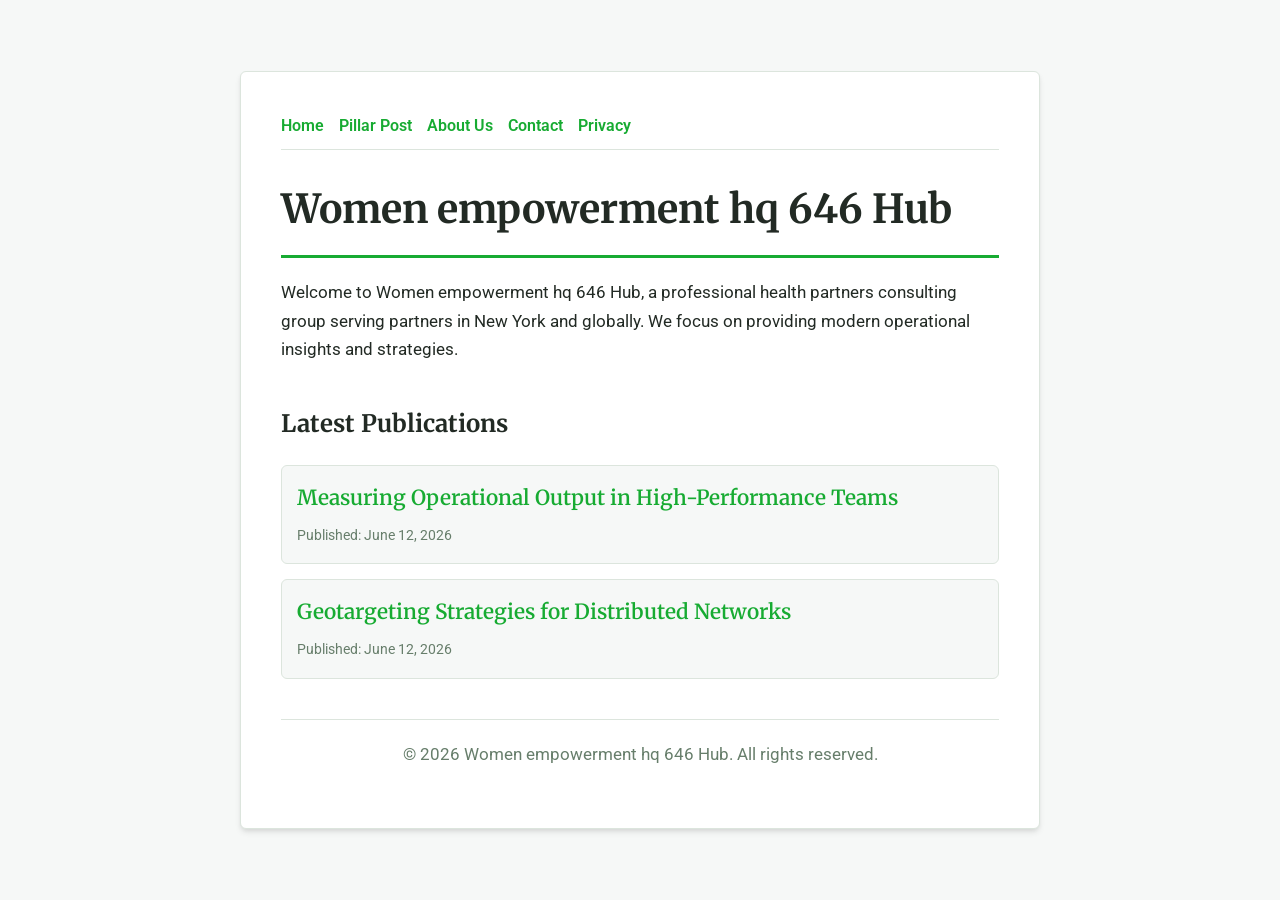
<file: index.html>
<!DOCTYPE html>
<html lang="en">
<head>
    <meta charset="UTF-8">
    <meta name="viewport" content="width=device-width, initial-scale=1.0">
    <title>Women empowerment hq 646 Hub | Health Partners - New York</title>
    <meta name="description" content="Welcome to Women empowerment hq 646 Hub, a professional health partners consulting group serving partners in New York and globally. We focus on providing modern operational insights and strategies.">
    <meta name="geo.region" content="US-NY" />
    <meta name="geo.placename" content="New York" />
    <meta name="geo.position" content="40.7128;-74.006" />
    <meta name="ICBM" content="40.7128, -74.006" />
    <link rel="stylesheet" href="style.css">
    <script type="application/ld+json">
{
  "@context": "https://schema.org",
  "@type": "LocalBusiness",
  "name": "Women empowerment hq 646 Hub",
  "url": "https://women-empowerment-hq-646.github.io",
  "telephone": "+1-212-555-0166",
  "address": {
    "@type": "PostalAddress",
    "addressLocality": "New York",
    "addressRegion": "NY",
    "postalCode": "10001",
    "addressCountry": "US"
  },
  "geo": {
    "@type": "GeoCoordinates",
    "latitude": 40.7128,
    "longitude": -74.006
  }
}
</script>
</head>
<body>
    
        <div class="container" style="max-width: 800px;">
            <nav style="display: flex; gap: 15px; margin-bottom: 25px; border-bottom: 1px solid var(--border-color); padding-bottom: 10px; overflow-x: auto; flex-wrap: wrap;">
            <a href="index.html">Home</a>
            <a href="measuring-operational-output-in-high-performance-teams.html">Pillar Post</a>
            <a href="about.html">About Us</a>
            <a href="contact.html">Contact</a>
            <a href="privacy.html">Privacy</a>
        </nav>
            <h1>Women empowerment hq 646 Hub</h1>
            <p>Welcome to Women empowerment hq 646 Hub, a professional health partners consulting group serving partners in New York and globally. We focus on providing modern operational insights and strategies.</p>
            <h2 style="margin-top: 40px;">Latest Publications</h2>
            <ul style="list-style-type: none; padding-left: 0;">
                <li style="background: var(--bg-color); padding: 15px; border-radius: var(--border-radius); border: 1px solid var(--border-color); margin-bottom: 15px;">
                <h3 style="margin-bottom: 5px; font-size: 1.3rem;"><a href="measuring-operational-output-in-high-performance-teams.html">Measuring Operational Output in High-Performance Teams</a></h3>
                <span style="font-size:0.85rem; color: var(--muted-text)">Published: June 12, 2026</span>
            </li>
<li style="background: var(--bg-color); padding: 15px; border-radius: var(--border-radius); border: 1px solid var(--border-color); margin-bottom: 15px;">
                <h3 style="margin-bottom: 5px; font-size: 1.3rem;"><a href="geotargeting-strategies-for-distributed-networks.html">Geotargeting Strategies for Distributed Networks</a></h3>
                <span style="font-size:0.85rem; color: var(--muted-text)">Published: June 12, 2026</span>
            </li>

            </ul>
            <footer>
                <p>&copy; 2026 Women empowerment hq 646 Hub. All rights reserved.</p>
            </footer>
        </div>
        
</body>
</html>
</file>
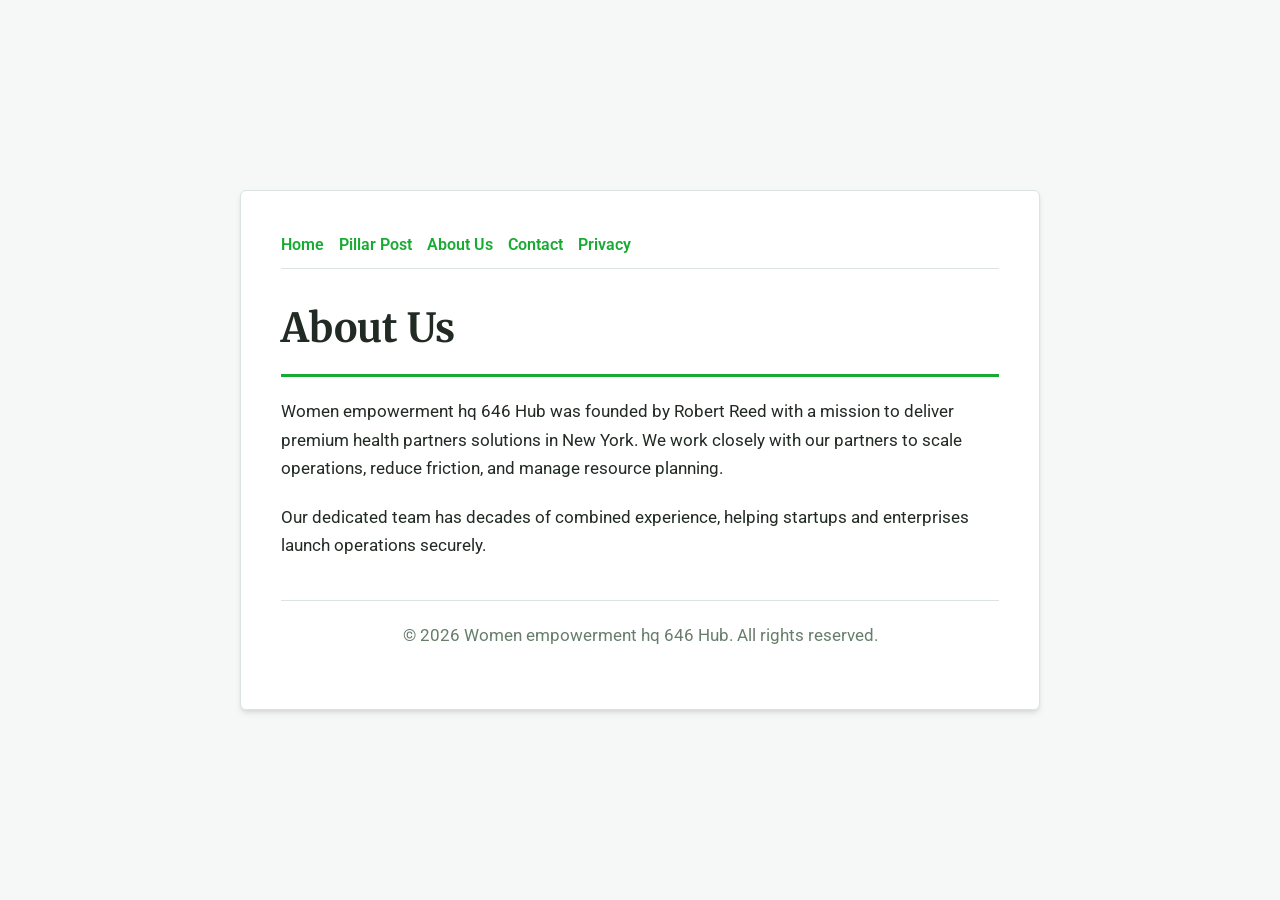
<file: about.html>
<!DOCTYPE html>
<html lang="en">
<head>
    <meta charset="UTF-8">
    <meta name="viewport" content="width=device-width, initial-scale=1.0">
    <title>About Us | Women empowerment hq 646 Hub</title>
    <meta name="description" content="Women empowerment hq 646 Hub was founded by Robert Reed with a mission to deliver premium health partners solutions in New York. We work closely with our partners to scale operations, reduce friction, and manage resource planning.">
    <meta name="geo.region" content="US-NY" />
    <meta name="geo.placename" content="New York" />
    <meta name="geo.position" content="40.7128;-74.006" />
    <meta name="ICBM" content="40.7128, -74.006" />
    <link rel="stylesheet" href="style.css">
</head>
<body>
    
        <div class="container" style="max-width: 800px;">
            <nav style="display: flex; gap: 15px; margin-bottom: 25px; border-bottom: 1px solid var(--border-color); padding-bottom: 10px; overflow-x: auto; flex-wrap: wrap;">
            <a href="index.html">Home</a>
            <a href="measuring-operational-output-in-high-performance-teams.html">Pillar Post</a>
            <a href="about.html">About Us</a>
            <a href="contact.html">Contact</a>
            <a href="privacy.html">Privacy</a>
        </nav>
            <h1>About Us</h1>
            <p>Women empowerment hq 646 Hub was founded by Robert Reed with a mission to deliver premium health partners solutions in New York. We work closely with our partners to scale operations, reduce friction, and manage resource planning.</p>
            <p>Our dedicated team has decades of combined experience, helping startups and enterprises launch operations securely.</p>
            <footer>
                <p>&copy; 2026 Women empowerment hq 646 Hub. All rights reserved.</p>
            </footer>
        </div>
        
</body>
</html>
</file>
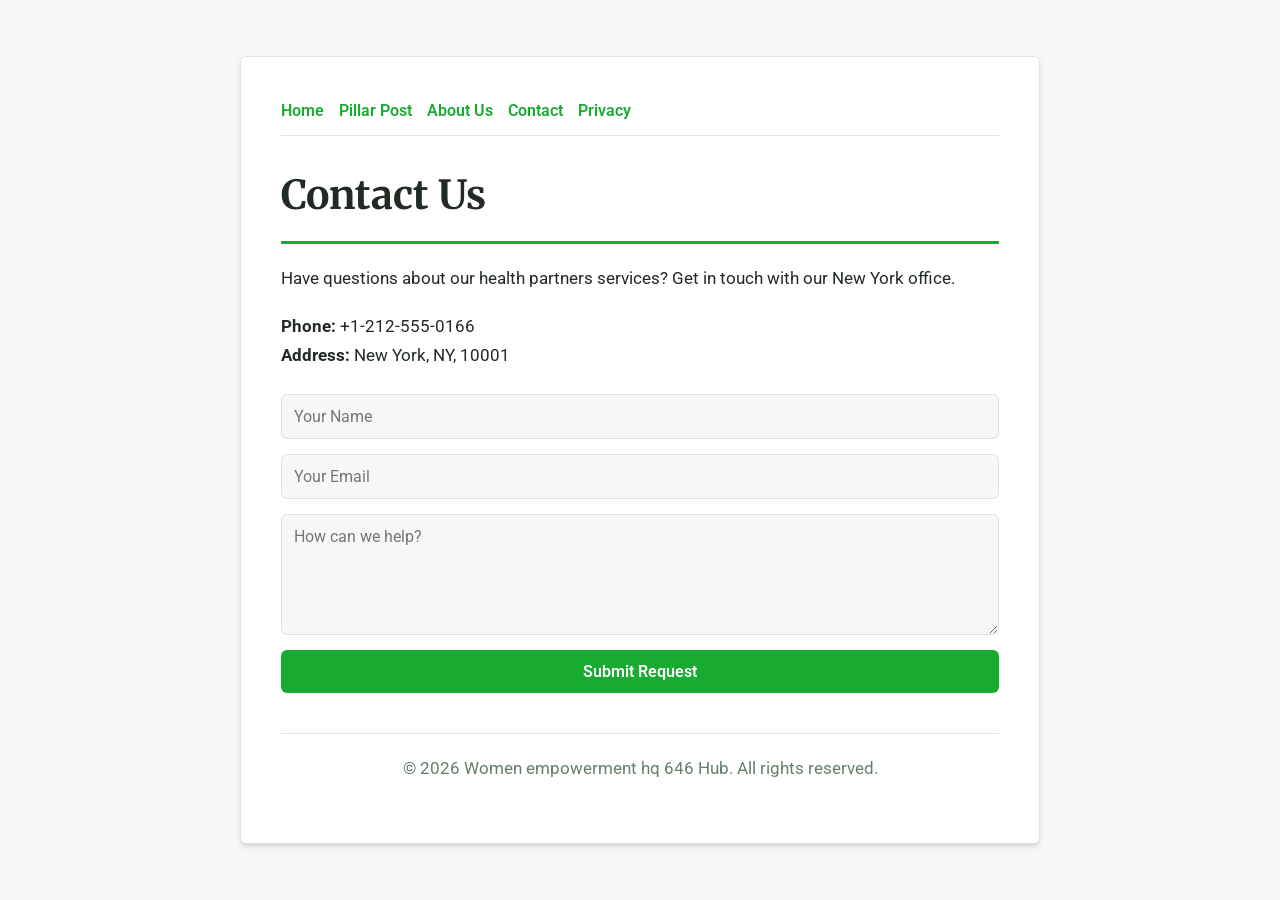
<file: contact.html>
<!DOCTYPE html>
<html lang="en">
<head>
    <meta charset="UTF-8">
    <meta name="viewport" content="width=device-width, initial-scale=1.0">
    <title>Contact Us | Women empowerment hq 646 Hub</title>
    <meta name="description" content="Have questions about our health partners services? Get in touch with our New York office.">
    <meta name="geo.region" content="US-NY" />
    <meta name="geo.placename" content="New York" />
    <meta name="geo.position" content="40.7128;-74.006" />
    <meta name="ICBM" content="40.7128, -74.006" />
    <link rel="stylesheet" href="style.css">
</head>
<body>
    
        <div class="container" style="max-width: 800px;">
            <nav style="display: flex; gap: 15px; margin-bottom: 25px; border-bottom: 1px solid var(--border-color); padding-bottom: 10px; overflow-x: auto; flex-wrap: wrap;">
            <a href="index.html">Home</a>
            <a href="measuring-operational-output-in-high-performance-teams.html">Pillar Post</a>
            <a href="about.html">About Us</a>
            <a href="contact.html">Contact</a>
            <a href="privacy.html">Privacy</a>
        </nav>
            <h1>Contact Us</h1>
            <p>Have questions about our health partners services? Get in touch with our New York office.</p>
            <p><strong>Phone:</strong> +1-212-555-0166<br><strong>Address:</strong> New York, NY, 10001</p>
            <form action="https://formspree.io/f/placeholder" method="POST">
                <input type="text" name="name" placeholder="Your Name" required>
                <input type="email" name="email" placeholder="Your Email" required>
                <textarea name="message" placeholder="How can we help?" rows="5" required></textarea>
                <button type="submit">Submit Request</button>
            </form>
            <footer>
                <p>&copy; 2026 Women empowerment hq 646 Hub. All rights reserved.</p>
            </footer>
        </div>
        
</body>
</html>
</file>
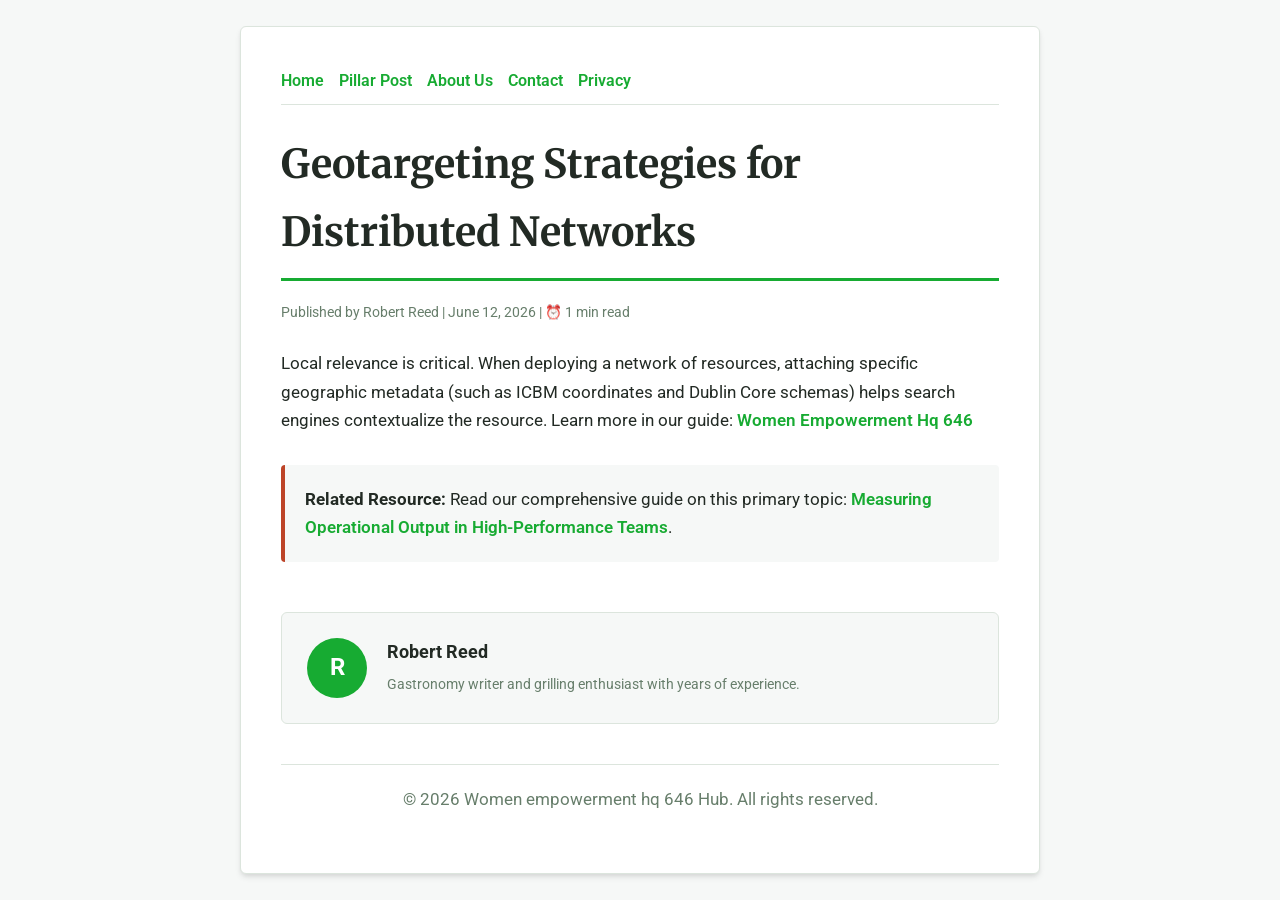
<file: geotargeting-strategies-for-distributed-networks.html>
<!DOCTYPE html>
<html lang="en">
<head>
    <meta charset="UTF-8">
    <meta name="viewport" content="width=device-width, initial-scale=1.0">
    <title>Geotargeting Strategies for Distributed Networks - Women empowerment hq 646 Hub</title>
    <meta name="description" content="Geotargeting Strategies for Distributed Networks">
    <meta name="geo.region" content="US-NY" />
    <meta name="geo.placename" content="New York" />
    <meta name="geo.position" content="40.7128;-74.006" />
    <meta name="ICBM" content="40.7128, -74.006" />
    <link rel="stylesheet" href="style.css">
</head>
<body>
    
            <div class="container" style="max-width: 800px;">
                <nav style="display: flex; gap: 15px; margin-bottom: 25px; border-bottom: 1px solid var(--border-color); padding-bottom: 10px; overflow-x: auto; flex-wrap: wrap;">
            <a href="index.html">Home</a>
            <a href="measuring-operational-output-in-high-performance-teams.html">Pillar Post</a>
            <a href="about.html">About Us</a>
            <a href="contact.html">Contact</a>
            <a href="privacy.html">Privacy</a>
        </nav>
                <h1>Geotargeting Strategies for Distributed Networks</h1>
                <div style="font-size:0.85rem; color: var(--muted-text); margin-bottom: 25px;">
                    Published by Robert Reed | June 12, 2026 | ⏰ 1 min read
                </div>
                <article style="margin-top: 20px;">
                    <p>Local relevance is critical. When deploying a network of resources, attaching specific geographic metadata (such as ICBM coordinates and Dublin Core schemas) helps search engines contextualize the resource. Learn more in our guide: <a href="https://dwnldfullmovie-create.github.io/women-empowerment-advisor-828/effective-project-management-and-operational-efficiency.html">Women Empowerment Hq 646</a></p>
                    <div class="link-resource" style="margin-top: 30px; padding: 20px; border-left: 4px solid var(--accent-color); background: var(--bg-color); border-radius: 4px;"><p style="margin: 0;"><strong>Related Resource:</strong> Read our comprehensive guide on this primary topic: <a href="measuring-operational-output-in-high-performance-teams.html">Measuring Operational Output in High-Performance Teams</a>.</p></div>
                </article>
                
            <div class="author-box" style="margin-top: 50px; padding: 25px; background: var(--bg-color); border: 1px solid var(--border-color); border-radius: var(--border-radius); display: flex; gap: 20px; align-items: center;">
                <div style="width: 60px; height: 60px; border-radius: 50%; background: var(--primary-color); display: flex; align-items: center; justify-content: center; color: white; font-weight: bold; font-size: 1.5rem;">R</div>
                <div>
                    <h4 style="margin-bottom: 5px; font-weight: bold; font-size: 1.1rem;">Robert Reed</h4>
                    <p style="margin: 0; font-size: 0.9rem; color: var(--muted-text);">Gastronomy writer and grilling enthusiast with years of experience.</p>
                </div>
            </div>
            
                <footer>
                    <p>&copy; 2026 Women empowerment hq 646 Hub. All rights reserved.</p>
                </footer>
            </div>
            
</body>
</html>
</file>
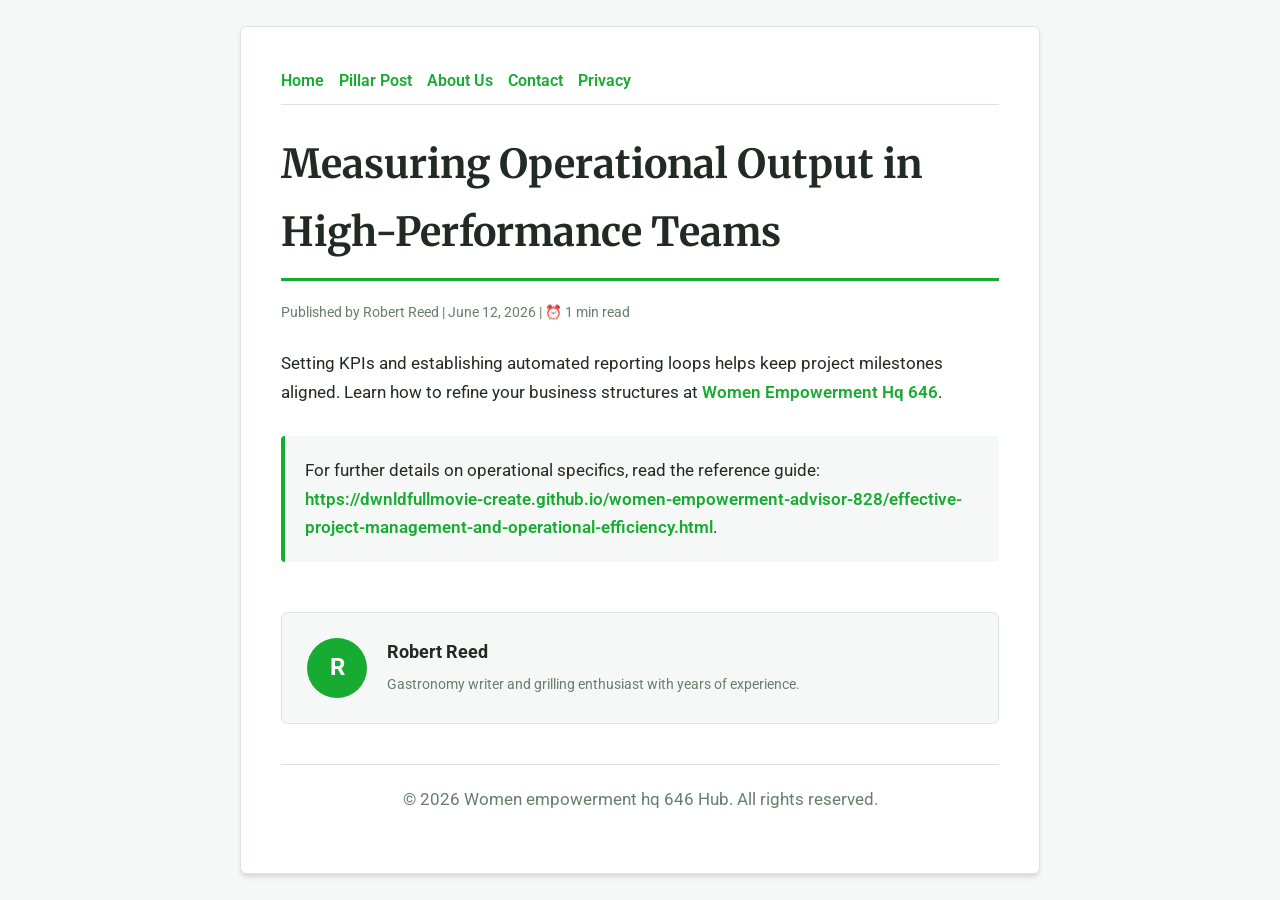
<file: measuring-operational-output-in-high-performance-teams.html>
<!DOCTYPE html>
<html lang="en">
<head>
    <meta charset="UTF-8">
    <meta name="viewport" content="width=device-width, initial-scale=1.0">
    <title>Measuring Operational Output in High-Performance Teams - Women empowerment hq 646 Hub</title>
    <meta name="description" content="Measuring Operational Output in High-Performance Teams">
    <meta name="geo.region" content="US-NY" />
    <meta name="geo.placename" content="New York" />
    <meta name="geo.position" content="40.7128;-74.006" />
    <meta name="ICBM" content="40.7128, -74.006" />
    <link rel="stylesheet" href="style.css">
</head>
<body>
    
            <div class="container" style="max-width: 800px;">
                <nav style="display: flex; gap: 15px; margin-bottom: 25px; border-bottom: 1px solid var(--border-color); padding-bottom: 10px; overflow-x: auto; flex-wrap: wrap;">
            <a href="index.html">Home</a>
            <a href="measuring-operational-output-in-high-performance-teams.html">Pillar Post</a>
            <a href="about.html">About Us</a>
            <a href="contact.html">Contact</a>
            <a href="privacy.html">Privacy</a>
        </nav>
                <h1>Measuring Operational Output in High-Performance Teams</h1>
                <div style="font-size:0.85rem; color: var(--muted-text); margin-bottom: 25px;">
                    Published by Robert Reed | June 12, 2026 | ⏰ 1 min read
                </div>
                <article style="margin-top: 20px;">
                    <p>Setting KPIs and establishing automated reporting loops helps keep project milestones aligned. Learn how to refine your business structures at <a href="https://dwnldfullmovie-create.github.io/women-empowerment-advisor-828/effective-project-management-and-operational-efficiency.html">Women Empowerment Hq 646</a>.</p>
                    <div class="link-resource" style="margin-top: 30px; padding: 20px; border-left: 4px solid var(--primary-color); background: var(--bg-color); border-radius: 4px;"><p style="margin: 0;">For further details on operational specifics, read the reference guide: <strong><a href="https://dwnldfullmovie-create.github.io/women-empowerment-advisor-828/effective-project-management-and-operational-efficiency.html">https://dwnldfullmovie-create.github.io/women-empowerment-advisor-828/effective-project-management-and-operational-efficiency.html</a></strong>.</p></div>
                </article>
                
            <div class="author-box" style="margin-top: 50px; padding: 25px; background: var(--bg-color); border: 1px solid var(--border-color); border-radius: var(--border-radius); display: flex; gap: 20px; align-items: center;">
                <div style="width: 60px; height: 60px; border-radius: 50%; background: var(--primary-color); display: flex; align-items: center; justify-content: center; color: white; font-weight: bold; font-size: 1.5rem;">R</div>
                <div>
                    <h4 style="margin-bottom: 5px; font-weight: bold; font-size: 1.1rem;">Robert Reed</h4>
                    <p style="margin: 0; font-size: 0.9rem; color: var(--muted-text);">Gastronomy writer and grilling enthusiast with years of experience.</p>
                </div>
            </div>
            
                <footer>
                    <p>&copy; 2026 Women empowerment hq 646 Hub. All rights reserved.</p>
                </footer>
            </div>
            
</body>
</html>
</file>
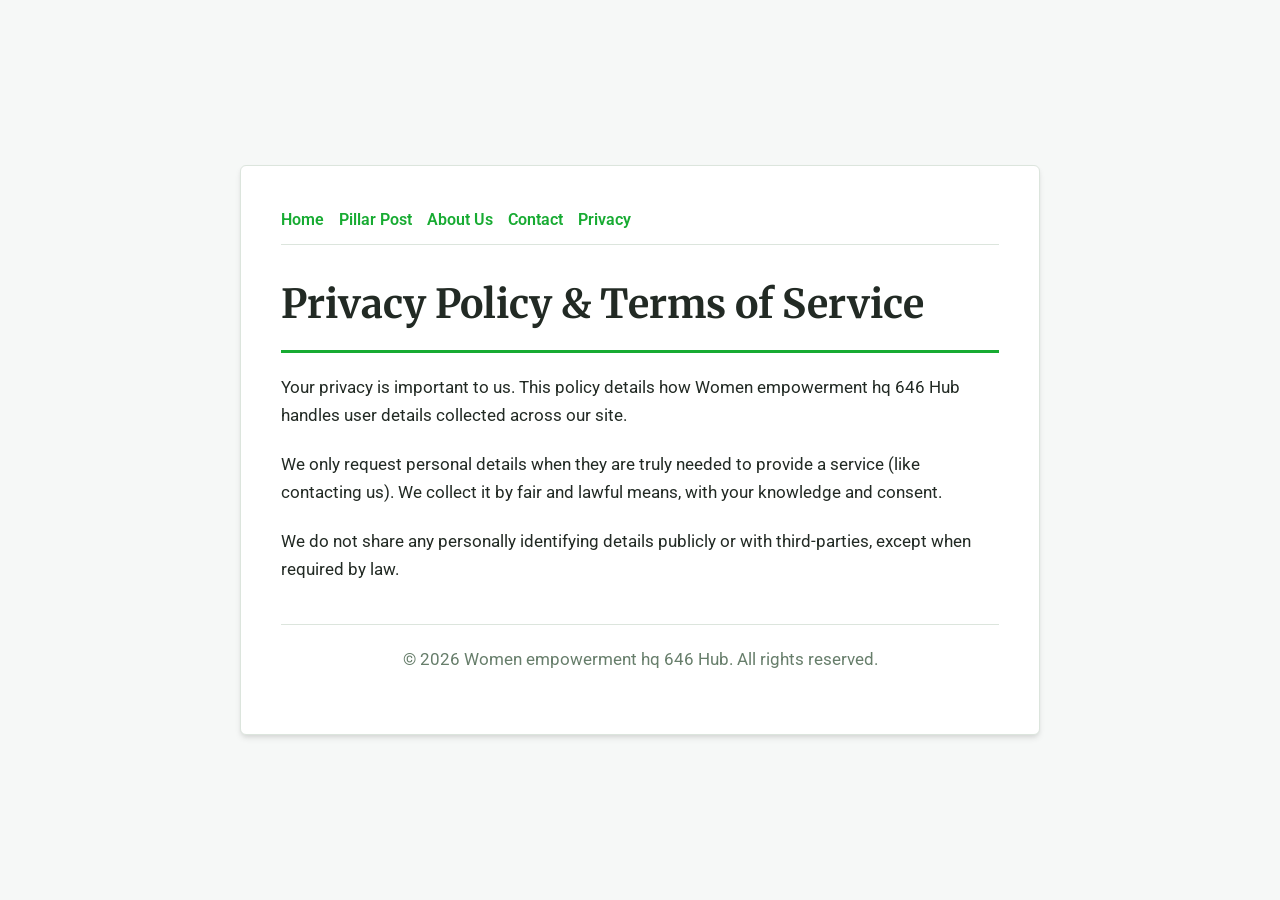
<file: privacy.html>
<!DOCTYPE html>
<html lang="en">
<head>
    <meta charset="UTF-8">
    <meta name="viewport" content="width=device-width, initial-scale=1.0">
    <title>Privacy Policy & Terms of Service - Women empowerment hq 646 Hub</title>
    <meta name="description" content="Your privacy is important to us. This policy details how Women empowerment hq 646 Hub handles user details collected across our site.">
    <meta name="geo.region" content="US-NY" />
    <meta name="geo.placename" content="New York" />
    <meta name="geo.position" content="40.7128;-74.006" />
    <meta name="ICBM" content="40.7128, -74.006" />
    <link rel="stylesheet" href="style.css">
</head>
<body>
    
        <div class="container" style="max-width: 800px;">
            <nav style="display: flex; gap: 15px; margin-bottom: 25px; border-bottom: 1px solid var(--border-color); padding-bottom: 10px; overflow-x: auto; flex-wrap: wrap;">
            <a href="index.html">Home</a>
            <a href="measuring-operational-output-in-high-performance-teams.html">Pillar Post</a>
            <a href="about.html">About Us</a>
            <a href="contact.html">Contact</a>
            <a href="privacy.html">Privacy</a>
        </nav>
            <h1>Privacy Policy & Terms of Service</h1>
            <p>Your privacy is important to us. This policy details how Women empowerment hq 646 Hub handles user details collected across our site.</p>
            <p>We only request personal details when they are truly needed to provide a service (like contacting us). We collect it by fair and lawful means, with your knowledge and consent.</p>
            <p>We do not share any personally identifying details publicly or with third-parties, except when required by law.</p>
            <footer>
                <p>&copy; 2026 Women empowerment hq 646 Hub. All rights reserved.</p>
            </footer>
        </div>
        
</body>
</html>
</file>
<file: style.css>
@import url('https://fonts.googleapis.com/css2?family=Merriweather:wght@700&family=Roboto:wght@400;600&display=swap');

:root {
    --bg-color: hsl(131, 15%, 97%);
    --card-bg: hsl(131, 15%, 100%);
    --text-color: hsl(131, 10%, 15%);
    --muted-text: hsl(131, 10%, 45%);
    --primary-color: hsl(131, 76%, 38%);
    --accent-color: hsl(11, 65%, 45%);
    --border-color: hsl(131, 15%, 88%);
    --border-radius: 6px;
    --shadow: 0 4px 6px -1px rgba(0, 0, 0, 0.1), 0 2px 4px -1px rgba(0, 0, 0, 0.06);
    --font-headline: 'Merriweather', sans-serif;
    --font-body: 'Roboto', sans-serif;
}

* {
    box-sizing: border-box;
    margin: 0;
    padding: 0;
}

body {
    background-color: var(--bg-color);
    color: var(--text-color);
    font-family: var(--font-body);
    line-height: 1.7;
    padding: 20px;
    display: flex;
    justify-content: center;
    min-height: 100vh;
}

a {
    color: var(--primary-color);
    text-decoration: none;
    font-weight: 600;
    transition: color 0.2s ease;
}

a:hover {
    color: var(--accent-color);
    text-decoration: underline;
}

.container {
    width: 100%;
    max-width: 900px;
    background: var(--card-bg);
    border: 1px solid var(--border-color);
    border-radius: var(--border-radius);
    padding: 40px;
    box-shadow: var(--shadow);
    margin: auto;
}

h1, h2, h3 {
    font-family: var(--font-headline);
    margin-bottom: 20px;
    color: var(--text-color);
}

h1 {
    font-size: 2.5rem;
    border-bottom: 3px solid var(--primary-color);
    padding-bottom: 12px;
}

p {
    margin-bottom: 20px;
    font-size: 1.05rem;
}

ul {
    margin-bottom: 20px;
    padding-left: 20px;
}

li {
    margin-bottom: 8px;
}

form {
    display: flex;
    flex-direction: column;
    gap: 15px;
    margin-top: 25px;
}

input, textarea, button {
    padding: 12px;
    border: 1px solid var(--border-color);
    border-radius: var(--border-radius);
    font-family: var(--font-body);
    font-size: 1rem;
    background: var(--bg-color);
    color: var(--text-color);
}

button {
    background: var(--primary-color);
    color: white;
    font-weight: 600;
    border: none;
    cursor: pointer;
    transition: background 0.2s ease;
}

button:hover {
    background: var(--accent-color);
}

footer {
    margin-top: 40px;
    border-top: 1px solid var(--border-color);
    padding-top: 20px;
    font-size: 0.9rem;
    color: var(--muted-text);
    text-align: center;
}
</file>
